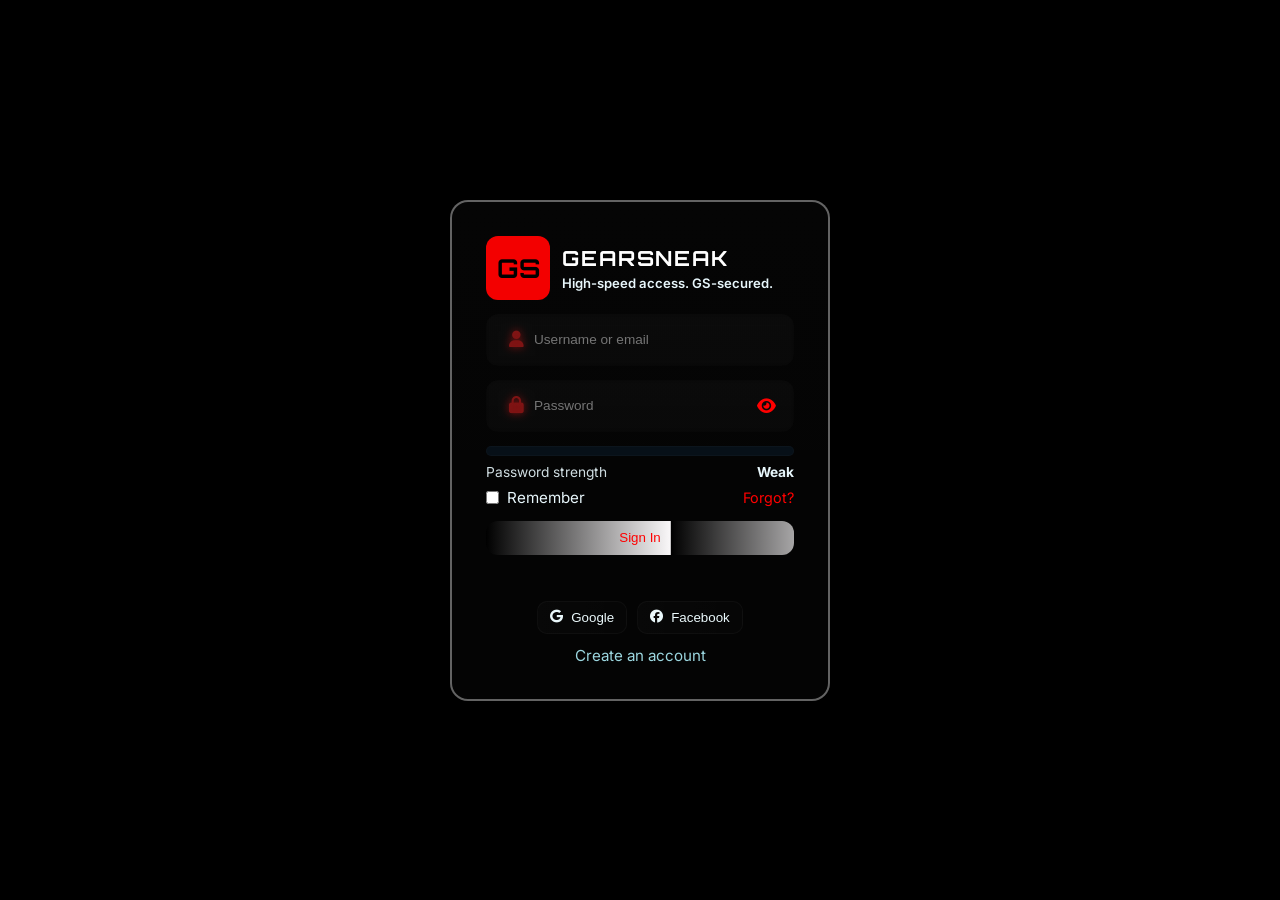
<file: login.html>
<!DOCTYPE html>
<html lang="en">
<head>
  <meta charset="utf-8" />
  <meta name="viewport" content="width=device-width,initial-scale=1" />
  <title>GearSneak Login</title>
  <link rel="stylesheet" href="https://cdnjs.cloudflare.com/ajax/libs/font-awesome/6.5.0/css/all.min.css">
  <link href="https://fonts.googleapis.com/css2?family=Orbitron:wght@500;700&family=Inter:wght@300;400;600&display=swap" rel="stylesheet">
  <link rel="stylesheet" href="login.css">
  
</head>
<body>
  <div class="container" role="region" aria-labelledby="loginTitle">
    <div class="header" aria-hidden="false">
      <div class="logo" aria-hidden="true">GS</div>
      <div>
        <div class="title" id="loginTitle">GEARSNEAK</div>
        <div class="subtitle">High-speed access. GS-secured.</div>
      </div>
    </div>

    <form id="loginForm" novalidate>
      <label class="sr-only" for="username">Username</label>
      <div class="field">
        <i class="fa-solid fa-user icon-left" aria-hidden="true"></i>
        <input type="text" id="username" placeholder="Username or email" required autocomplete="username" />
      </div>

      <label class="sr-only" for="password">Password</label>
      <div class="field">
        <i class="fa-solid fa-lock icon-left" aria-hidden="true"></i>
        <input type="password" id="password" placeholder="Password" required aria-describedby="pwHelp" aria-label="Password" autocomplete="current-password" />
        <button type="button" class="toggle-password" id="togglePassword" aria-pressed="false" aria-label="Show password">
          <i class="fa-solid fa-eye" aria-hidden="true"></i>
        </button>
      </div>

      <div id="pwHelp" class="pw-strength" aria-hidden="true"><i id="pwBar"></i></div>
      <div class="pw-meta" aria-hidden="true">
        <div style="opacity:.9">Password strength</div>
        <div id="pwText" style="font-weight:700;color:var(--muted)">—</div>
      </div>

      <div class="meta-row">
        <label class="remember"><input type="checkbox" id="remember"> Remember</label>
        <a href="" style="color:#ff0000;text-decoration:none;font-size:.9rem">Forgot?</a>
      </div>

      <button type="submit" class="btn-primary"  id="signInBtn">Sign In</button>
      <p id="errorMsg" aria-live="polite"></p>
    </form>

    <div class="social-row" aria-hidden="false">
      <button class="social-btn" id="btn-google"><i class="fa-brands fa-google"></i> Google</button>
      <button class="social-btn" id="btn-fb"><i class="fa-brands fa-facebook"></i> Facebook</button>
    </div>

    <a href="register.html" class="register-link">Create an account</a>
  </div>

  <div class="check" id="successCheck" role="status" aria-hidden="true">
    <svg viewBox="0 0 64 64" fill="none" xmlns="http://www.w3.org/2000/svg" aria-hidden="true">
      <circle cx="32" cy="32" r="30" stroke="rgba(7,16,24,0.04)" stroke-width="0"></circle>
      <path d="M18 34 L28.5 44 L46 22" stroke="#071018" stroke-width="4" stroke-linecap="round" stroke-linejoin="round" fill="none"/>
    </svg>
  </div>
  

  <script src="script.js"></script>
</body>
</html>
</file>
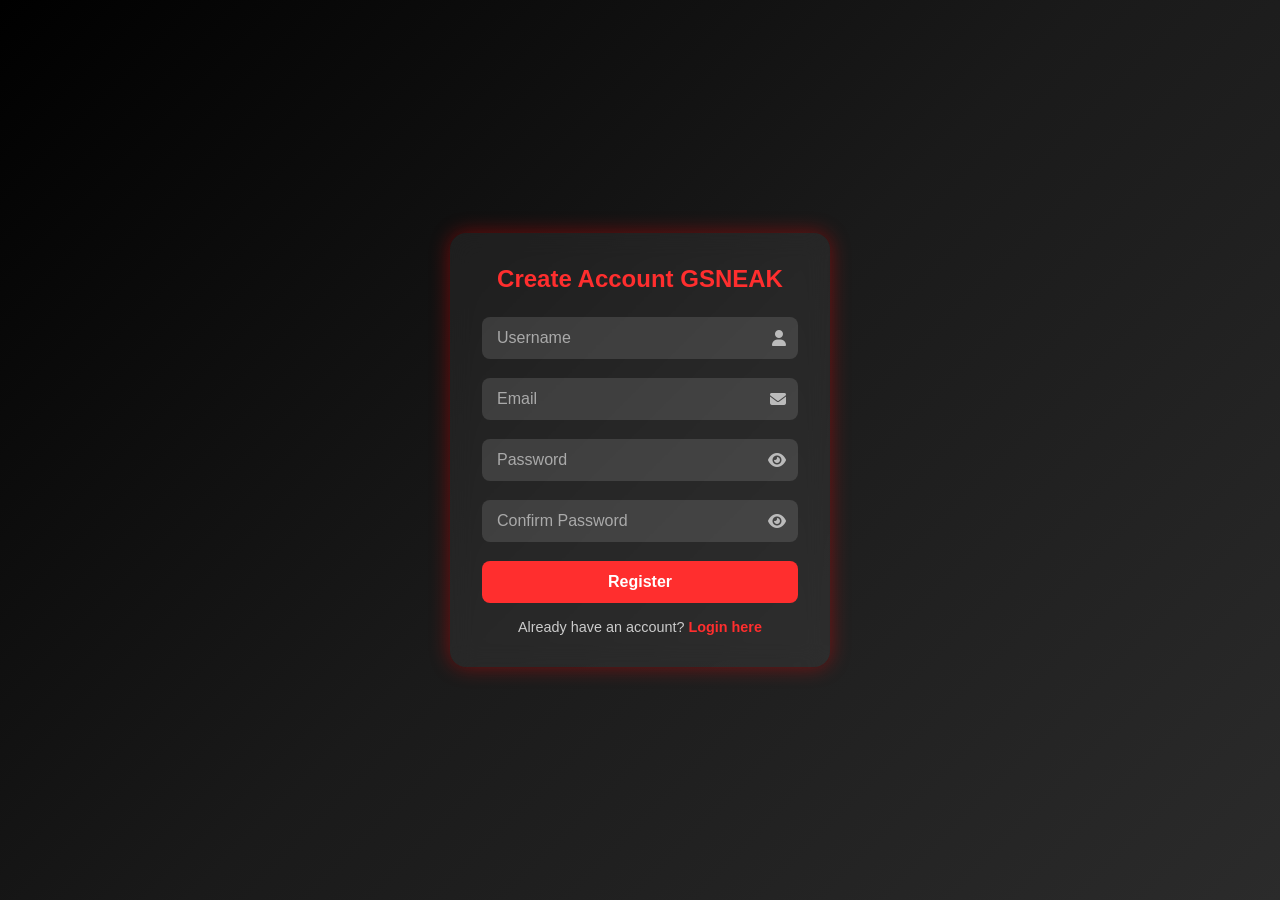
<file: register.html>
<!DOCTYPE html>
<html lang="en">
<head>
  <meta charset="UTF-8">
  <meta name="viewport" content="width=device-width, initial-scale=1.0">
  <title>Register - GearSneak</title>
  <link rel="stylesheet" href="https://cdnjs.cloudflare.com/ajax/libs/font-awesome/6.5.0/css/all.min.css">
  <link rel="stylesheet" href="register.css">
</head>
<body>
  <div class="register-container">
    <h2>Create Account GSNEAK</h2>
    <form id="registerForm">
      <div id="errorMsg">Passwords do not match</div>
      <div class="input-group">
        <input type="text" id="username" placeholder="Username" required>
        <i class="fa-solid fa-user"></i>
      </div>
      <div class="input-group">
        <input type="email" id="email" placeholder="Email" required>
        <i class="fa-solid fa-envelope"></i>
      </div>
      <div class="input-group">
        <input type="password" id="password" placeholder="Password" required>
        <i class="fa-solid fa-eye" id="togglePassword"></i>
      </div>
      <div class="input-group">
        <input type="password" id="confirmPassword" placeholder="Confirm Password" required>
        <i class="fa-solid fa-eye" id="toggleConfirm"></i>
      </div>
      <button type="submit" class="btn">Register</button>
      <div class="extra-links">
        Already have an account? <a href="login.html">Login here</a>
      </div>
    </form>
  </div>

  <script src="script.js"></script>
</body>
</html>
</file>
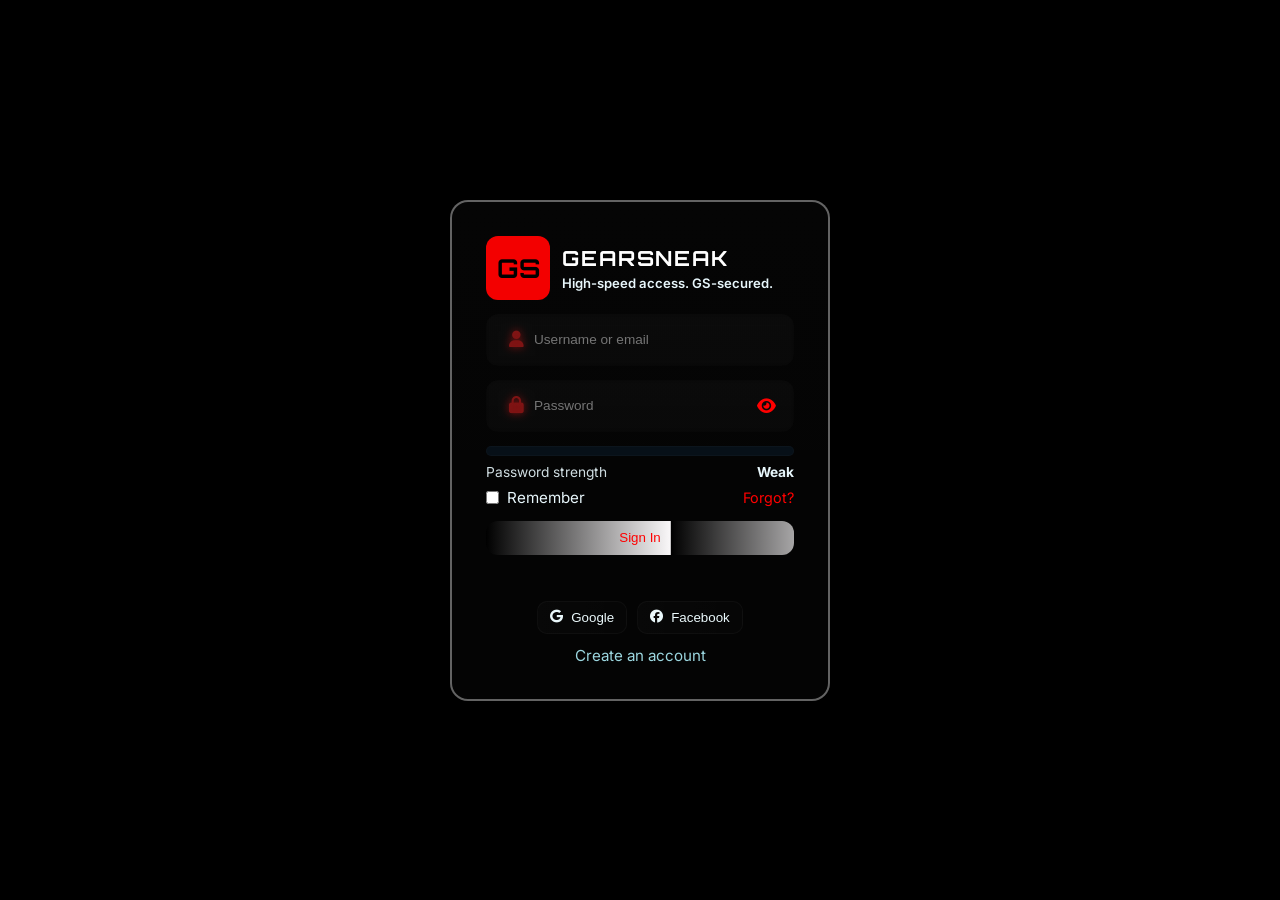
<file: review.html>
<!DOCTYPE html>
<html lang="en">
<head>
    <meta charset="UTF-8">
    <meta name="viewport" content="width=device-width, initial-scale=1.0">
    <title>GEARSNEAK REVIEW</title>
    <link rel="stylesheet" href="review.css">
    <link rel="stylesheet" href="https://cdnjs.cloudflare.com/ajax/libs/font-awesome/6.5.0/css/all.min.css">
    <link rel="stylesheet" href="https://unpkg.com/aos@next/dist/aos.css" />    
 </head>
 
 
 <body>
    <header>
        <a class="sneaker" data-aos="zoom-in-down" data-aos-duration="1500">
        <img src="run.png" alt="GEARSNEAK logo" class="sneaker-logo">
        <span class="sneaker-text">GEARSNEAK</span>
        </a>
        
        <nav class="navbar"> 
            <a href="index.html" data-aos="zoom-out-down" data-aos-duration="2200">Home</a>     
            <a href="product.html" data-aos="zoom-out-down" data-aos-duration="2200">Product</a>
            <a href="review.html" data-aos="zoom-out-down" data-aos-duration="2200">Review</a>
        </nav>
        
       <div class="icons">
        <a href="#" id="truck-btn" aria-label="Orders / Truck">
          <i class="fa-solid fa-truck-fast"></i>
          <span class="truck-badge"></span>
        </a>
        <a href="#" id="cart-btn" aria-label="Cart">
          <i class="fa fa-shopping-cart"></i>
          <span class="cart-badge" id="cartCount">0</span>
        </a>
        <a href="#" onclick="logout()"><i class="fa-solid fa-right-from-bracket"></i></a>
      </div>
    </header>

    <section id="reviews" data-aos="fade-up" data-aos-duration="900">
      <div class="reviews-wrap">
        <div class="reviews-header">
          <h2>Customer Reviews</h2>
        </div>
        <p class="ratings-note">Thank you for your feedback — your star ratings and comments help us improve our products and service. Click the stars to rate; if you'd like to replace a reviewer's image just let us know and we'll update it.</p>
        <p style="color:#a3a875;font-size:0.9rem;margin-top:0.5rem"><em>— GearSneak Team</em></p>

        <div class="reviews-grid">
          <div class="review-card" data-id="r1" data-rating="0">
            <div class="avatar"><img src="s69.png" alt="avatar"></div>
            <div class="review-content">
              <div class="review-name">Anna</div>
              <div class="stars" aria-label="Rating">
                <i class="fa fa-star" data-value="1" title="1 star"></i>
                <i class="fa fa-star" data-value="2" title="2 stars"></i>
                <i class="fa fa-star" data-value="3" title="3 stars"></i>
                <i class="fa fa-star" data-value="4" title="4 stars"></i>
            
              </div>
              <p class="review-text">Napakabilis ng delivery at ang sapatos ay komportable. Recommended!</p>
            </div>
          </div>

          <div class="review-card" data-id="r2" data-rating="0">
            <div class="avatar"><img src="s22.png" alt="avatar"></div>
            <div class="review-content">
              <div class="review-name">Mark</div>
              <div class="stars" aria-label="Rating">
                <i class="fa fa-star" data-value="1"></i>
                <i class="fa fa-star" data-value="2"></i>
                <i class="fa fa-star" data-value="3"></i>
                <i class="fa fa-star" data-value="4"></i>
                <i class="fa-solid fa-star-half" data-value="5"></i>
              </div>
              <p class="review-text">Mahusay ang quality para sa price.</p>
            </div>
          </div>

          <div class="review-card" data-id="r3" data-rating="0">
            <div class="avatar"><img src="s21.png" alt="avatar"></div>
            <div class="review-content">
              <div class="review-name">Jasmine</div>
              <div class="stars" aria-label="Rating">
                <i class="fa fa-star" data-value="1"></i>
                <i class="fa fa-star" data-value="2"></i>
                <i class="fa fa-star" data-value="3"></i>
                <i class="fa fa-star" data-value="4"></i>
                <i class="fa fa-star" data-value="5"></i>
              </div>
              <p class="review-text">Ganda ng design pero medyo maliit ang size.</p>
            </div>
          </div>

          <div class="review-card" data-id="r4" data-rating="0">
            <div class="avatar"><img src="s11.png" alt="avatar"></div>
            <div class="review-content">
              <div class="review-name">Luis</div>
              <div class="stars" aria-label="Rating">
                <i class="fa fa-star" data-value="1"></i>
                <i class="fa fa-star" data-value="2"></i>
                <i class="fa fa-star" data-value="3"></i>
                <i class="fa fa-star" data-value="4"></i>
                <i class="fa-solid fa-star-half" data-value="5"></i>
                 
              </div>
              <p class="review-text">Okay ang transaction, maganda packaging.</p>
            </div>
          </div>

          <div class="review-card" data-id="r5" data-rating="0">
            <div class="avatar"><img src="s25.png" alt="avatar"></div>
            <div class="review-content">
              <div class="review-name">Maya</div>
              <div class="stars" aria-label="Rating">
                <i class="fa fa-star" data-value="1"></i>
                <i class="fa fa-star" data-value="2"></i>
                <i class="fa fa-star" data-value="3"></i>
                <i class="fa fa-star" data-value="4"></i>
                <i class="fa fa-star" data-value="5"></i>
              </div>
              <p class="review-text">Maganda ang kulay at fit </p>
            </div>
          </div>

          <div class="review-card" data-id="r6" data-rating="0">
            <div class="avatar"><img src="s33.png" alt="avatar"></div>
            <div class="review-content">
              <div class="review-name">Carlos</div>
              <div class="stars" aria-label="Rating">
                <i class="fa fa-star" data-value="1"></i>
                <i class="fa fa-star" data-value="2"></i>
                <i class="fa fa-star" data-value="3"></i>
                <i class="fa fa-star" data-value="4"></i>
                <i class="fa-solid fa-star-half" data-value="5"></i>
              </div>
              <p class="review-text">Matibay at sulit ang presyo.</p>
            </div>
          </div>

          <div class="review-card" data-id="r7" data-rating="0">
            <div class="avatar"><img src="s37.png" alt="avatar"></div>
            <div class="review-content">
              <div class="review-name">Rico</div>
              <div class="stars" aria-label="Rating">
                <i class="fa fa-star" data-value="1"></i>
                <i class="fa fa-star" data-value="2"></i>
                <i class="fa fa-star" data-value="3"></i>
                <i class="fa fa-star" data-value="4"></i>
                <i class="fa fa-star" data-value="5"></i>
              </div>
              <p class="review-text">Comfortable sa long walks. Recommend.</p>
            </div>
          </div>

          <div class="review-card" data-id="r8" data-rating="0">
            <div class="avatar"><img src="s41.png" alt="avatar"></div>
            <div class="review-content">
              <div class="review-name">Ella</div>
              <div class="stars" aria-label="Rating">
                 <i class="fa fa-star" data-value="1"></i>
                <i class="fa fa-star" data-value="2"></i>
                <i class="fa fa-star" data-value="3"></i>
                <i class="fa fa-star" data-value="4"></i>
                <i class="fa-solid fa-star-half" data-value="5"></i>
              </div>
              <p class="review-text">Mabilis ang delivery at maayos ang packaging.</p>
            </div>
          </div>

          <div class="review-card" data-id="r9" data-rating="0">
            <div class="avatar"><img src="s45.png" alt="avatar"></div>
            <div class="review-content">
              <div class="review-name">Ben</div>
              <div class="stars" aria-label="Rating">
                <i class="fa fa-star" data-value="1"></i>
                <i class="fa fa-star" data-value="2"></i>
                <i class="fa fa-star" data-value="3"></i>
                <i class="fa fa-star" data-value="4"></i>
                <i class="fa fa-star" data-value="5"></i>
              </div>
              <p class="review-text">Medyo break-in pero okay na ngayon.</p>
            </div>
          </div>

          <div class="review-card" data-id="r10" data-rating="0">
            <div class="avatar"><img src="s49.png" alt="avatar"></div>
            <div class="review-content">
              <div class="review-name">Sophie</div>
              <div class="stars" aria-label="Rating">
                    <i class="fa fa-star" data-value="1"></i>
                <i class="fa fa-star" data-value="2"></i>
                <i class="fa fa-star" data-value="3"></i>
                <i class="fa fa-star" data-value="4"></i>
                <i class="fa-solid fa-star-half" data-value="5"></i>
              </div>
              <p class="review-text">Perfect sa cancha — mahusay ang traction.</p>
            </div>
          </div>

          <div class="review-card" data-id="r11" data-rating="0">
            <div class="avatar"><img src="s53.png" alt="avatar"></div>
            <div class="review-content">
              <div class="review-name">Alex</div>
              <div class="stars" aria-label="Rating">
                <i class="fa fa-star" data-value="1"></i>
                <i class="fa fa-star" data-value="2"></i>
                <i class="fa fa-star" data-value="3"></i>
                <i class="fa fa-star" data-value="4"></i>
                <i class="fa fa-star" data-value="5"></i>
              </div>
              <p class="review-text">Tamang-tama ang size, walang issue.</p>
            </div>
          </div>

          <div class="review-card" data-id="r12" data-rating="0">
            <div class="avatar"><img src="s57.png" alt="avatar"></div>
            <div class="review-content">
              <div class="review-name">Nico</div>
              <div class="stars" aria-label="Rating">
                <i class="fa fa-star" data-value="1"></i>
                <i class="fa fa-star" data-value="2"></i>
                <i class="fa fa-star" data-value="3"></i>
                <i class="fa fa-star" data-value="4"></i>
                <i class="fa fa-star" data-value="5"></i>
              </div>
              <p class="review-text">Stylish at comfy — maraming nagtatanong tungkol dito.</p>
            </div>
          </div>

          <div class="review-card" data-id="r13" data-rating="0">
            <div class="avatar"><img src="ss1.png" alt="avatar"></div>
            <div class="review-content">
              <div class="review-name">Tina</div>
              <div class="stars" aria-label="Rating">
                <i class="fa fa-star" data-value="1"></i>
                <i class="fa fa-star" data-value="2"></i>
                <i class="fa fa-star" data-value="3"></i>
                <i class="fa fa-star" data-value="4"></i>
                <i class="fa fa-star" data-value="5"></i>
              </div>
              <p class="review-text">Good service — mabilis ang reply sa inquiries.</p>
            </div>
          </div>

          <div class="review-card" data-id="r14" data-rating="0">
            <div class="avatar"><img src="ss2.png" alt="avatar"></div>
            <div class="review-content">
              <div class="review-name">Rob</div>
              <div class="stars" aria-label="Rating">
                <i class="fa fa-star" data-value="1"></i>
                <i class="fa fa-star" data-value="2"></i>
                <i class="fa fa-star" data-value="3"></i>
                <i class="fa fa-star" data-value="4"></i>
                <i class="fa fa-star" data-value="5"></i>
              </div>
              <p class="review-text">Value for money — babalik ako uli para bumili.</p>
            </div>
          </div>

        </div>
      </div>
    </section>

  <div id="order-modal" class="order-modal" aria-hidden="true">
    <div class="order-modal-content">
      <button class="order-modal-close" aria-label="Close">✕</button>
      <h3 style="margin-top:0;color:#fff">Your Orders</h3>
      <div class="order-items"></div>
      <div class="order-actions">
        <button class="order-clear">Clear</button>
        <button class="order-checkout">Checkout</button>
      </div>
    </div>
  </div>

  <div id="cart-modal" class="order-modal" aria-hidden="true">
    <div class="order-modal-content">
      <button class="order-modal-close cart-close" aria-label="Close">✕</button>
      <h3 style="margin-top:0;color:#fff">Your Cart</h3>
      <div class="cart-items"></div>
      <div class="order-actions">
        <button class="cart-clear">Clear Cart</button>
        <button class="cart-checkout">Checkout Cart</button>
      </div>
    </div>
  </div>

  <script src="https://unpkg.com/aos@next/dist/aos.js"></script>
  <script src="script.js"></script>
     </body>
 </html>
</file>
<file: login.css>
:root{
  --bg-1: #05040a;
  --bg-2: #071426;
  --neon-pink: #ff2b6b;
  --neon-cyan: #10a3bd;
  --neon-purple: #7a00ff;
}

*{box-sizing:border-box;margin:0;padding:0}
html,body{height:100%}
body{
  font-family: 'Inter', system-ui, -apple-system, 'Segoe UI', Roboto, Arial, sans-serif;
  background-color: #000000;
  color:#e7f6fb;
  display:flex;
  align-items:center;
  justify-content:center;
  padding:28px;
  overflow:hidden;
}


body::before{
  content:'';
  position:fixed; inset:-10%;
  background-image: linear-gradient(transparent 96%, rgba(255,255,255,0.02) 96%), linear-gradient(90deg, transparent 96%, rgba(255,255,255,0.02) 96%);
  background-size: 48px 48px, 48px 48px;
  transform: rotate(12deg) scale(1.2);
  opacity:0.14;
  pointer-events:none;
  filter:blur(12px);
  animation: floatGrid 12s linear infinite;
}
@keyframes floatGrid{0%{transform:rotate(12deg) translateX(-6%) scale(1.2)}50%{transform:rotate(12deg) translateX(6%) scale(1.2)}100%{transform:rotate(12deg) translateX(-6%) scale(1.2)}}

.container{
  width:380px;
  padding:34px;
  border-radius:18px;
  background: linear-gradient(180deg, rgba(255,255,255,0.02), rgba(255,255,255,0.015));
  border:2px solid rgba(179, 179, 179, 0.541);
  position:relative;
  overflow:visible;
  backdrop-filter: blur(8px) saturate(120%);
  -webkit-backdrop-filter: blur(8px) saturate(120%);
  transition: transform .18s ease, box-shadow .18s ease;
}
.container::before{
  content:'';
  position:absolute; inset:-2px; border-radius:20px;
  z-index:-2;
  opacity:0.95;
}

.header{
  display:flex;align-items:center;gap:12px;margin-bottom:12px;
}
.logo {
  width:64px;
  height:64px;
  border-radius:12px;
  display:flex;
  align-items:center;
  justify-content:center;
  background: #f30000; 
  color:#000000;
  font-weight:700;
  font-family: 'Orbitron', sans-serif;
  font-size:26px;
  transition: transform .15s ease, box-shadow .15s ease;
}

.logo:hover {
  transform: scale(1.05);

}

.title{
  font-family: 'Orbitron', sans-serif;
  font-weight:700;
  font-size:1.3rem;color:#fff;letter-spacing:2px;
  text-shadow: 0 6px 30px rgba(122,0,255,0.04);
}
.subtitle{font-size:.82rem;color:var(--muted);margin-top:4px;font-weight:600}

form{margin-top:8px}

.field{
  position:relative;
  margin:14px 0;
}
.field input{
  width:100%;height:52px;padding:0 56px 0 48px;border-radius:12px;border:none;outline:none;
  background: linear-gradient(180deg, rgba(255,255,255,0.015), rgba(255,255,255,0.01));
  color:#eaf8fb;font-size:0.85rem;
  transition: box-shadow .12s ease, transform .12s ease;
  backdrop-filter: blur(4px);
}
.field input:focus{ 
  transform: translateY(-2px);
}
.field label.sr-only{
  position:absolute!important;
  width:1px;
  height:1px;
  padding:0;
  margin:-1px;
  overflow:hidden;
  clip:rect(0,0,0,0);
  white-space:nowrap;
  border:0;
}

.icon-left{
  position:absolute;
  left:12px;
  top:0;
  height:52px;
  width:36px;
  display:flex;
  align-items:center;
  justify-content:center;
  color:#7c0f0f;
  font-size:1.05rem;pointer-events:none;
}
.toggle-password{
  position:absolute;
  right:12px;
  top:50%;
  transform:translateY(-50%);
  background:transparent;
  border:none;
  color:#ff0000;
  padding:6px;
  border-radius:8px;
  cursor:pointer;
  font-size:1.05rem;
  display:flex;
  align-items:center;
  justify-content:center;
}
.toggle-password:focus{
  outline:2px solid rgba(255, 2, 2, 0.2);
  outline-offset:2px;
}

.pw-strength{
  height:10px;
  border-radius:999px;
  background:#071018;
  margin-top:8px;
  overflow:hidden;
  border:1px solid rgba(255,255,255,0.02)
}
.pw-strength > i{
  display:block;
  height:100%;
  width:0%;
  background:linear-gradient(90deg,#b47272, #ffd07a);
  transition:width .18s ease, background .18s;
}
.pw-meta{
  display:flex;
  justify-content:space-between;
  align-items:center;
  margin-top:8px;
  font-size:.86rem;
  color:var(--muted)
}

.meta-row{display:flex;
  align-items:center;
  justify-content:space-between;
  margin-top:8px;gap:12px
}
.remember{display:flex;
  align-items:center;
  gap:8px;color:var(--muted);
  font-size:.95rem
}
.social-row{
  display:flex;
  gap:10px;
  margin-top:14px;
  justify-content:center;
}
.social-btn{
  display:inline-flex;
  align-items:center;
  gap:8px;
  padding:8px 12px;
  border-radius:10px;
  background:linear-gradient(90deg, rgba(255,255,255,0.02), rgba(255,255,255,0.01));
  color:#eaf8fb;
  border:1px solid rgba(255,255,255,0.03);
  cursor:pointer;
  transition:transform .12s, box-shadow .12s;
}
.social-btn:hover{
  transform:translateY(-3px); 
  box-shadow:0 10px 28px rgba(16,163,189,0.06);
}

.btn-primary {
  margin-top:14px;
  width:100%;
  height:34px;
  border-radius:12px;
  border:none;
  cursor:pointer;
  font-weight:30;
  color:#ff0101;
  background: linear-gradient(90deg, #000000, #faf8f9);
  background-size:60% 50%;
  transition: transform .12s ease, background-position .8s ease, box-shadow .12s;
}

.btn-primary:hover {
  transform: translateY(-2px) scale(1.01);
  background-position:100% 0;

}


.register-link{display:block;
  text-align:center;
  margin-top:12px;
  color:#9bd6df;
  text-decoration:none;
  font-size:.95rem;
}
.register-link:hover{color:#ffd0e0}

#errorMsg{ 
  color:#ff9fb6; 
  margin-top:12px; 
  font-weight:700; 
  text-align:center; 
  min-height:20px 
}

.check.show::before {
  content: '';
  position: absolute;
  width: 60px; 
  height: 60px;
  border: 6px dashed #ff0000;
  border-radius: 50%;
  top: 19%; 
  left: 50%;
  transform: translate(-50%, -50%);
  animation: haloEffect .4s linear infinite;
  opacity: .9;
  box-shadow: 0 0 10px #ff0101, 0 0 25px #ff0000;
}

.check.show::after {
  content: '';
  position: absolute;
  width: 45px;   
  height: 45px;
  top: 19%;
  left: 50%;
  transform: translate(-50%, -50%);
  background: url(circle.jpg) no-repeat center/contain;
  animation: spinImg .5s linear infinite; 
}

@keyframes spinImg {
  0%   { transform: translate(-50%, -50%) rotate(0deg); }
  100% { transform: translate(-50%, -50%) rotate(360deg); }
}

@keyframes haloEffect {
  0%   { transform: translate(-50%, -50%) rotate(0deg); }
  100% { transform: translate(-50%, -50%) rotate(360deg); }
}
</file>
<file: register.css>
* {
  box-sizing: border-box;
  margin: 0;
  padding: 0;
  font-family: "Poppins", sans-serif;
}

body {
  height: 100vh;
  display: flex;
  justify-content: center;
  align-items: center;
  background: linear-gradient(135deg, #000000, #1a1a1a, #2b2b2b);
}

.register-container {
  width: 380px;
  padding: 2rem;
  background: rgba(255, 255, 255, 0.06);
  backdrop-filter: blur(12px);
  border-radius: 16px;
  box-shadow: 0 0 20px rgba(255, 0, 0, 0.4);
  color: #fff;
  animation: fadeIn 0.8s ease-in-out;
}

@keyframes fadeIn {
  from { opacity: 0; transform: translateY(-20px); }
  to { opacity: 1; transform: translateY(0); }
}

.register-container h2 {
  text-align: center;
  margin-bottom: 1.5rem;
  color: #ff2e2e;
}

.input-group {
  position: relative;
  margin-bottom: 1.2rem;
}

.input-group input {
  width: 100%;
  padding: 12px 40px 12px 15px;
  border: none;
  border-radius: 8px;
  outline: none;
  background: rgba(255, 255, 255, 0.12);
  color: #fff;
  font-size: 1rem;
}

.input-group input::placeholder {
  color: #aaa;
}

.input-group i {
  position: absolute;
  right: 12px;
  top: 50%;
  transform: translateY(-50%);
  color: #bbb;
  cursor: pointer;
}

.btn {
  width: 100%;
  padding: 12px;
  border: none;
  border-radius: 8px;
  background: #ff2e2e;
  color: white;
  font-size: 1rem;
  font-weight: bold;
  cursor: pointer;
  transition: 0.3s;
}

.btn:hover {
  background: #ff4545;
  box-shadow: 0 0 12px #ff2e2e;
}

.extra-links {
  text-align: center;
  margin-top: 1rem;
  font-size: 0.9rem;
  color: #ccc;
}

.extra-links a {
  color: #ff2e2e;
  text-decoration: none;
  font-weight: 600;
}

.extra-links a:hover {
  text-decoration: underline;
}

#errorMsg {
  color: #ff8080;
  font-size: 0.85rem;
  margin-bottom: 10px;
  text-align: center;
  display: none;
}
</file>
<file: review.css>
#home .content p {
  font-size: 24px;
  color: #10a3bd;
  max-width: 600px;
}

#home {
  height: 100vh; 
  display: flex;
  justify-content: center; 
  align-items: center;     
  text-align: center;      
}

html{
    font-size: 97%;
    scroll-padding-top: 6rem;
    scroll-behavior: smooth;
  }

html, body {
  -ms-overflow-style: none; 
  scrollbar-width: none; 
}
html::-webkit-scrollbar, body::-webkit-scrollbar {
  width: 0; 
  height: 0;
}
  
header{
    font-family: "Orbitron", sans-serif;
    position: fixed;
    top: 0;
    left: 0;
    right: 0;
    z-index: 1000;
    background: #000000;
    padding: 1rem 9%;
    display: grid;
    grid-template-columns: auto 1fr auto; 
    align-items: start;
    justify-items: start;
    box-shadow: 0 .5rem 1rem #ebd725;
}

header .sneaker{  
    grid-column: 1 / 2; 
    justify-self: start;
    align-self: start;
    display: inline-flex;
    align-items: center;
    gap: 12px;
    text-decoration: none;
    color: var(--neon-red);
    text-shadow: 0 0 10px rgba(231, 0, 0, 0.7);
    font-weight: 700;
    font-size: 20px;
}

.sneaker-logo{
  width: 32px;
  height: 32px;
  object-fit: contain;
  display: inline-block;
}
.sneaker-text{ color: #fff; 
  font-size: 25px; 
  letter-spacing: 1px;
}

header .navbar a{
    text-decoration: none !important;
    font-size: 1.2rem;
    color: #f5dd08;
    margin: 0 2rem;
}

header .navbar a:hover{
    color: #ffffff;
}

header .icons a{
  font-size: 1.35rem;
  width: 44px;
  height: 38px;
  display: inline-flex;
  align-items: center;
  justify-content: center;
  background: linear-gradient(180deg,#d69d01 0%, #b9b606 100%);
  color: #0b0b0b;
  border-radius: 8px;
  transition: transform 140ms ease, box-shadow 140ms ease, background 160ms ease;
}

header .icons { 
  grid-column: 3 / 4; 
  justify-self: end; 
  display:flex; 
  gap:8px; 
}

header .icons a:hover{
  transform: translateY(-3px) scale(1.02);
}


.navbar {
  position: fixed;       
  top: 10px;
  left: 50%;
  transform: translateX(-50%);
  display: flex;         
  justify-content: center;
  align-items: center;
  padding: 10px 20px;
  z-index: 1000;         
   pointer-events: auto; 
}

.navbar a {
  color: #fff;
  font-family: 'Orbitron', sans-serif;
  font-size: 14px; 
  font-weight: 600;
  text-decoration: none;
  margin: 0 6px; 
  padding: 3px 6px; 
  position: relative;
  transition: 0.2s ease;
  border-radius: 8px; 
  cursor: pointer; 
  pointer-events: auto; 
}

.navbar a::after {
  content: "⭐"; 
  position: absolute;
  right: -22px;
  bottom: -5px;
  font-size: 18px;
  opacity: 0;
  color: white; 
  text-shadow: 
    0 0 6px rgb(255, 218, 8), 
    0 0 12px rgb(226, 222, 0), 
    0 0 18px #fff;
  transition: 0.3s ease;
}

.navbar a:hover::after {
  opacity: 1;
  animation: zap 0.8s ease forwards;
}

@keyframes zap {
  0%   { transform: translateY(0); opacity: 0; }
  30%  { transform: translateY(-5px); opacity: 1; }
  100% { transform: translateY(-15px); opacity: 0; }
}



.icons{
  display: flex;
  align-items: center; 
  gap: 8px; 
}

.icons a{
  display: inline-flex;
  align-items: center;
  justify-content: center;
  width: 44px;
  height: 38px;
  text-decoration: none;
  border-radius: 8px;
}

.icons a:first-child { margin-left: 0; }

.icons a { position: relative; }

body > .cart-badge, body > .truck-badge { 
  display: none !important; 
}

.icons i{
  font-size: 18px;
  line-height: 1;
  vertical-align: middle;
}
section{
  padding: 2rem 9%;

}
.home .slide-container .slide {
  min-height: 100vh;
  display: flex;
  align-items: center;
  flex-wrap: wrap;
  gap: 1.5rem;
  padding: 0 9%;
  padding-top: 9rem;
}


  body{
    background-color: #000000; 
    color: #000000;
    min-height: 100vh;
    line-height: 1.1;
}

.robot-3d {
  width: 100%;
  font-size: 100%;
  position: fixed;     
  top: -255px;
  right: -47%;
  transform: scale(0.4);         
  pointer-events: none; 
}

#cart-btn{ position: relative; display:inline-block; }
#truck-btn{ position: relative; display:inline-block; }

.cart-badge, .truck-badge{
  display:inline-grid;
  place-items:center;
  width:21px;
  height:21px;
  padding:0;
  background: #1f1f1f; 
  color:#fff;
  border-radius:50%;
  font-size:0.70rem;
  font-weight:800;
  position:absolute;
  top:-8px;
  right:-7.5px;
  box-shadow: 0 6px 18px rgba(0,0,0,0.45);
  border: 1px solid rgba(255,255,255,0.04);
}


.order-modal{
  position: fixed;
  inset: 0;
  display: none;
  align-items: center;
  justify-content: center;
  background: rgba(0,0,0,0.5);
  z-index: 10000;
}
.order-modal.show{ display:flex; }
.order-modal-content{
  background: #0f0f0f; color:#fff; padding:18px; border-radius:12px; width: min(720px, 92%);
  box-shadow: 0 12px 40px rgba(0,0,0,0.6);
}
.order-modal-close{ 
  float:right; 
  background:transparent; 
  border:none; 
  color:#fff; 
  font-size:1.1rem; 
  cursor:pointer; 
}
.order-items{ 
  max-height: 320px; 
  overflow:auto;
  margin-top: 10px; 
}
.order-item{ 
  display:flex; 
  gap:12px; 
  align-items:center; 
  padding:10px; 
  border-bottom:1px solid rgba(255,255,255,0.04); 
}
.order-item img{ 
  width:64px; 
  height:64px; 
  object-fit:cover; 
  border-radius:8px; 
}
.order-item .meta{ 
  color:#cfd8d8; 
  font-size:0.9rem; 
}
.order-actions{ 
  display:flex; 
  gap:10px; 
  justify-content:flex-end; 
  margin-top:12px; 
}
.order-clear, .order-checkout, .cart-clear, .cart-checkout{
  background:transparent; 
  border:1px solid rgba(255,255,255,0.08); 
  color:#fff; 
  padding:8px 12px; 
  border-radius:8px; 
  cursor:pointer; 
}
.order-clear:hover, .order-checkout:hover, .cart-clear:hover, .cart-checkout:hover{ 
  transform:translateY(-3px); 
}


#reviews{
  padding: calc(2.25rem + 6rem) 1rem 2.25rem 1rem;
  background: linear-gradient(180deg, rgba(8,10,18,0.03), rgba(8,10,18,0.06));
  scroll-margin-top: 6rem;
}
.reviews-wrap{
  max-width:1100px;
  margin:0 auto;
}
.reviews-header{
  display:flex;
  align-items:center;
  justify-content:space-between;
  gap:1rem;
  margin-bottom:1rem;
}
.reviews-header h2{
  color:#fff;
  margin:0;
  font-size:1.35rem;
  letter-spacing:0.6px;
}
.ratings-note{
  color:#cbd5e1;
  margin:0 0 1rem 0;
  opacity:0.95
}
.reviews-grid{
  display:grid;
  grid-template-columns:repeat(auto-fit,minmax(240px,1fr));
  gap:1rem
}
.review-card{
  background:rgba(255,255,255,0.02);
  border:1px solid rgba(255,255,255,0.06);
  padding:0.85rem;border-radius:12px;
  display:flex;gap:0.75rem;
  align-items:flex-start;
}
.avatar{
  width:56px;
  height:56px;
  border-radius:50%;
  overflow:hidden;
  flex-shrink:0;
  border:2px solid rgba(255,255,255,0.04)
}
.avatar img{
  width:100%;
  height:100%;
  object-fit:cover;
  display:block
}
.review-content{flex:1}
.review-name{
  color:#fff;
  font-weight:700;
  font-size:0.98rem;
  margin-bottom:0.15rem;
}
.review-text{
  color:#cbd5e1;
  font-size:0.95rem;
  margin-top:0.35rem;
}
.stars{color:#f7de01e7}
.stars .fa-star{
  cursor:pointer;
  font-size:1rem;
  margin-right:0.15rem;
  transition:color 120ms ease;
}
.stars .filled{color:#ffb86b} 
@media (max-width:420px){
  .reviews-header h2{font-size:1.05rem}
  .review-text{font-size:0.9rem}
  #reviews{padding: calc(2.25rem + 8rem) 1rem 2.25rem 1rem;
     scroll-margin-top: 8rem}
}

@media (max-width:768px){
  #menu-bar{
    display: block;
  }



header .navbar {
  position: absolute;
  top: 100%;
  left: -120%;
  width: 100%;  
  background: #eee;
  border-top: .1rem solid rgba(0, 0, 0, .1)
}

header .navbar a{
  font-size: 2rem;
  background: #fff;
  border: .1rem solid #000;
  border-radius: .5rem;
  padding: 1rem;
  margin: 1rem;
  display: block;
  text-align: center;
}

header .navbar.active{
  left: 0;
}


header .navbar {
  position: absolute;
  top: calc(var(--header-h,72px) + 8px);
  left: 50%;
  transform: translateX(-50%);
  display: flex;
  flex-direction: row;
  gap: 8px;
  background: transparent;
  padding: 6px 10px;
  border-radius: 8px;
  width: auto;
  z-index: 1100;
  opacity: 1;
  transition: all .25s ease;
  box-shadow: none;
  pointer-events: auto;
}

header .navbar a{
  font-size: 14px;
  background: rgb(0, 0, 0);
  border: .1rem solid rgba(255,255,255,0.06);
  color: #fae900;
  padding: .45rem .9rem;
  margin: 0 4px;
  display:inline-flex;
  align-items:center;
  border-radius:6px;
  text-decoration:none;
  cursor: pointer;
  pointer-events: auto;
}

header .navbar a:hover{
  color: #ffd900;
  transform: translateY(-2px);
}

header .navbar.collapsed{ left:-120%; opacity:0; pointer-events:none; }
header .navbar.active{ left:50%; opacity:1; pointer-events:auto; transform: translateX(-50%); }

}
</file>
